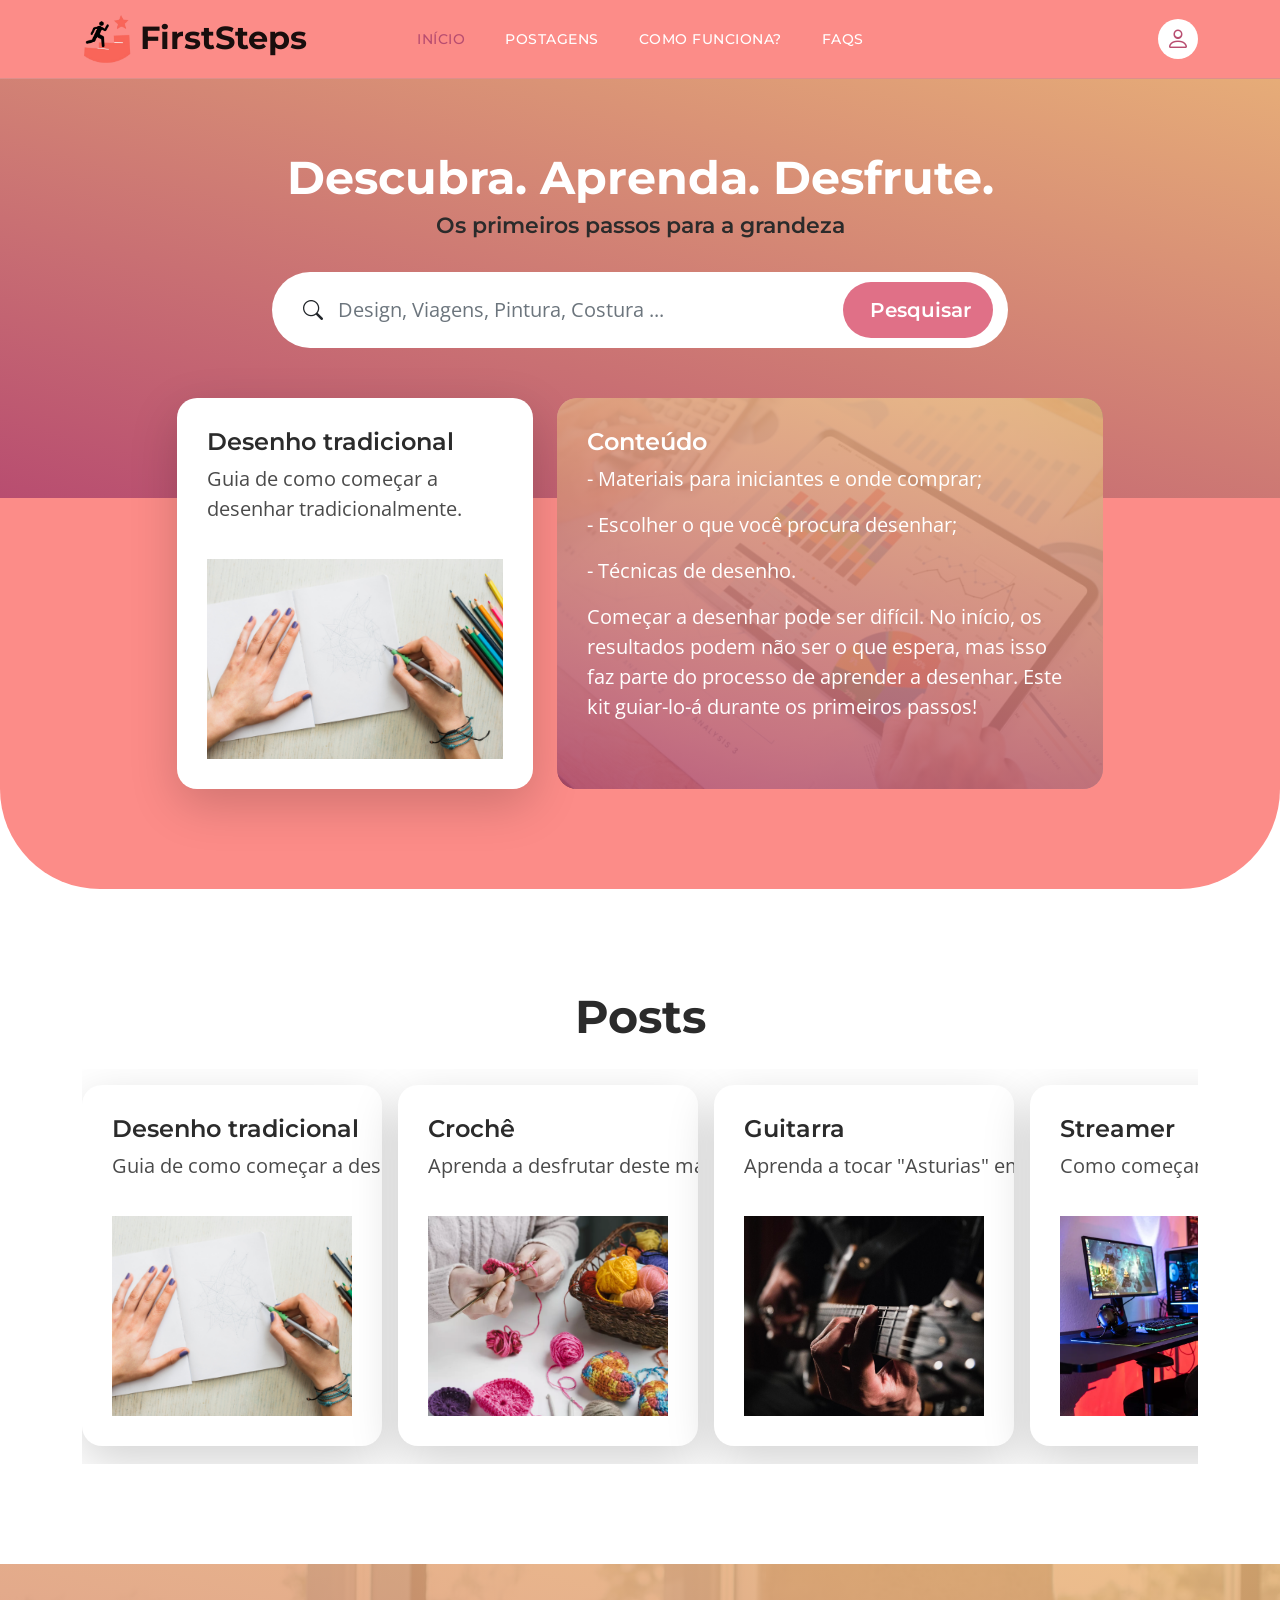
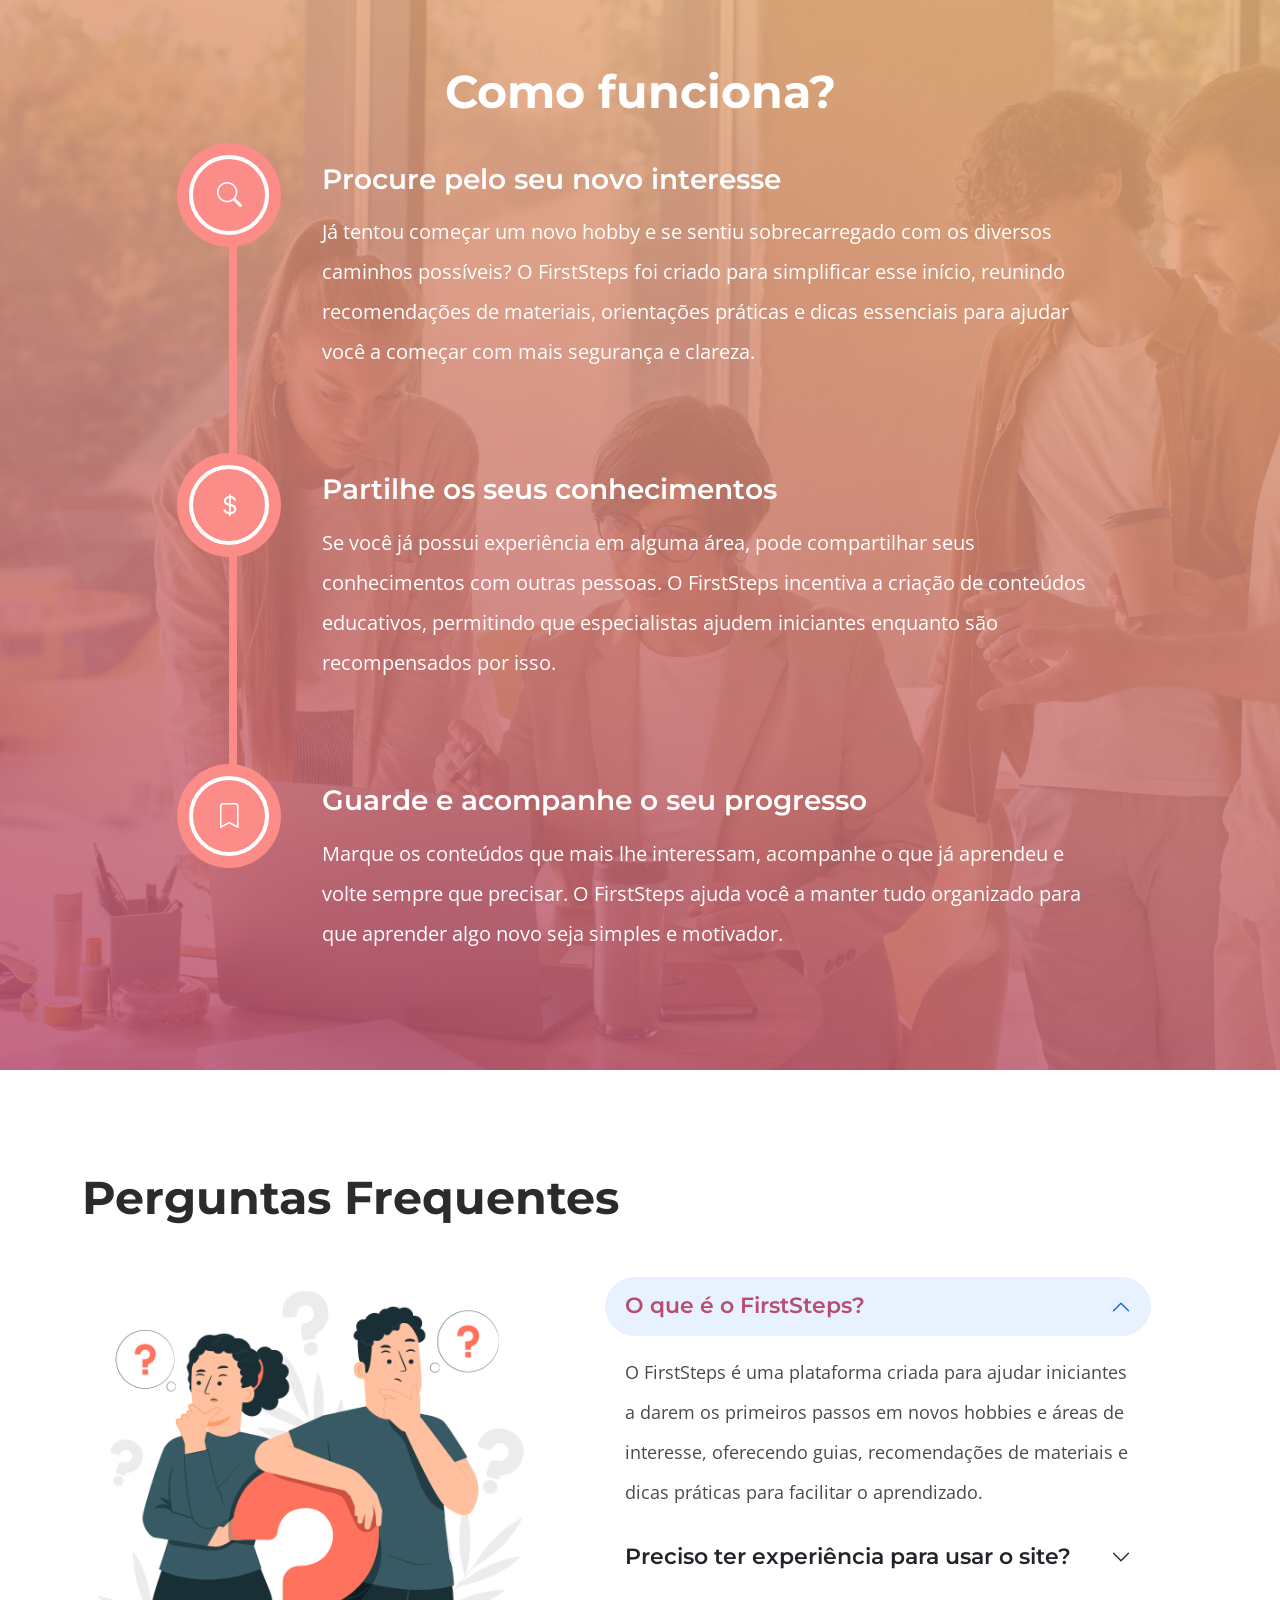
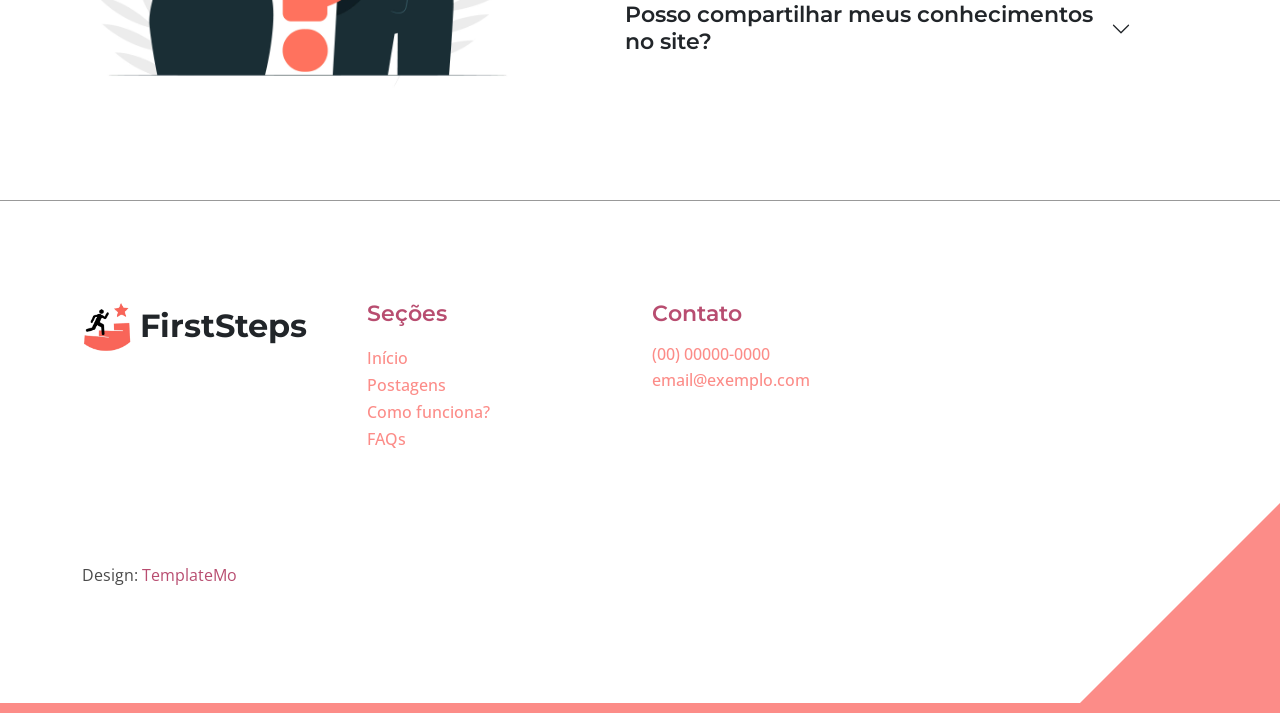
<file: index.html>
<!doctype html>
<html lang="en">
    <head>
        <meta charset="utf-8">
        <meta name="viewport" content="width=device-width, initial-scale=1">

        <meta name="description" content="">
        <meta name="author" content="">

        <title>Topic Listing Bootstrap 5 Template</title>

        <!-- CSS FILES -->        
        <link rel="preconnect" href="https://fonts.googleapis.com">
        
        <link rel="preconnect" href="https://fonts.gstatic.com" crossorigin>

        <link href="https://fonts.googleapis.com/css2?family=Montserrat:wght@500;600;700&family=Open+Sans&display=swap" rel="stylesheet">
                        
        <link href="css/bootstrap.min.css" rel="stylesheet">

        <link href="css/bootstrap-icons.css" rel="stylesheet">

        <link href="css/templatemo-topic-listing.css" rel="stylesheet">      
<!--

TemplateMo 590 topic listing

https://templatemo.com/tm-590-topic-listing

-->
    </head>
    
    <body id="top">

        <main>

            <nav class="navbar navbar-expand-lg">
                <div class="container">
                    <a class="navbar-brand" href="index.html">
                        <img src="images/logo.png" alt="Logo" height="50">
                        <span>FirstSteps</span>
                    </a>

                    <div class="d-lg-none ms-auto me-4">
                        <a href="#top" class="navbar-icon bi-person smoothscroll"></a>
                    </div>
    
                    <button class="navbar-toggler" type="button" data-bs-toggle="collapse" data-bs-target="#navbarNav" aria-controls="navbarNav" aria-expanded="false" aria-label="Toggle navigation">
                        <span class="navbar-toggler-icon"></span>
                    </button>
    
                    <div class="collapse navbar-collapse" id="navbarNav">
                      <ul class="navbar-nav mx-auto" style="transform: translateX(-100px);">
                            <li class="nav-item">
                                <a class="nav-link click-scroll" href="#section_1">Início</a>
                            </li>

                            <li class="nav-item">
                                <a class="nav-link click-scroll" href="#section_2">Postagens</a>
                            </li>
    
                            <li class="nav-item">
                                <a class="nav-link click-scroll" href="#section_3">Como funciona?</a>
                            </li>

                            <li class="nav-item">
                                <a class="nav-link click-scroll" href="#section_4">FAQs</a>
                            </li>
    
                        </ul>

                        <div class="d-none d-lg-block">
                            <a href="login.html" class="navbar-icon bi-person smoothscroll"></a>
                        </div>
                    </div>
                </div>
            </nav>
            

            <section class="hero-section d-flex justify-content-center align-items-center" id="section_1">
                <div class="container">
                    <div class="row">

                        <div class="col-lg-8 col-12 mx-auto">
                            <h2 class="text-white text-center">Descubra. Aprenda. Desfrute.</h2>

                            <h6 class="text-center">Os primeiros passos para a grandeza</h6>

                            <form method="get" class="custom-form mt-4 pt-2 mb-lg-0 mb-5" role="search">
                                <div class="input-group input-group-lg">
                                    <span class="input-group-text bi-search" id="basic-addon1">
                                        
                                    </span>

                                    <input name="keyword" type="search" class="form-control" id="keyword" placeholder="Design, Viagens, Pintura, Costura ..." aria-label="Search">

                                    <button type="submit" class="form-control">Pesquisar</button>
                                </div>
                            </form>
                        </div>

                    </div>
                </div>
            </section>


            <section class="featured-section">
                <div class="container">
                    <div class="row justify-content-center">

                        <div class="col-lg-4 col-12 mb-4 mb-lg-0">
                            <div class="custom-block bg-white shadow-lg">
                                <a href="topics-detail.html">
                                    <div class="d-flex">
                                        <div>
                                            <h5 class="mb-2">Desenho tradicional</h5>

                                            <p class="mb-0">Guia de como começar a desenhar tradicionalmente.</p>
                                        </div>


                                    </div>

                                    <img src="images/topics/mãos-rogério.png" class="custom-block-image img-fluid" alt="">
                                </a>
                            </div>
                        </div>

                        <div class="col-lg-6 col-12">
                            <div class="custom-block custom-block-overlay">
                                <div class="d-flex flex-column h-100">
                                    <img src="images/businesswoman-using-tablet-analysis.jpg" class="custom-block-image img-fluid" alt="">

                                    <div class="custom-block-overlay-text d-flex">
                                        <div>
                                            <h5 class="text-white mb-2">Conteúdo</h5>

                                            <p class="text-white">- Materiais para iniciantes e onde comprar;</p>
                                            <p class="text-white">- Escolher o que você procura desenhar;</p>
                                            <p class="text-white">- Técnicas de desenho.</p>
                                            <p class="text-white"> Começar a desenhar pode ser difícil. No início, os resultados podem não ser o que espera, mas isso faz parte do processo de aprender a desenhar. Este kit guiar-lo-á durante os primeiros passos!</p>

                                        </div>


                                    </div>


                                    </div>

                                    <div class="section-overlay"></div>
                                </div>
                            </div>
                        </div>

                    </div>
                </div>
            </section>



<section class="explore-section section-padding" id="section_2">
    <div class="container">
        <div class="col-12 text-center">
            <h2 class="mb-4">Posts</h2>
        </div>
    </div>

    <!-- Scrollable horizontal menu com todos os exemplos (sem abas) -->
    <div class="container">
        <div class="row">
            <div class="col-12">
                <div class="overflow-auto py-3" style="white-space: nowrap; scroll-behavior: smooth;">
                    <div class="d-flex gap-3" style="min-height: 320px;">
                        <!-- Card exemplo (repita/edite conforme necessário) -->
                        <div class="custom-block bg-white shadow-lg" style="min-width: 300px; display: inline-block;">
                            <a href="topics-detail.html">
                                <div class="d-flex">
                                    <div>
                                        <h5 class="mb-2">Desenho tradicional</h5>
                                        <p class="mb-0">Guia de como começar a desenhar tradicionalmente.</p>
                                    </div>
                                </div>
                                <img src="images/topics/mãos-rogério.png" class="custom-block-image img-fluid" alt="">
                            </a>
                        </div>

                        <div class="custom-block bg-white shadow-lg" style="min-width: 300px; display: inline-block;">
                            <a href="topics-detail.html">
                                <div class="d-flex">
                                    <div>
                                        <h5 class="mb-2">Crochê</h5>
                                        <p class="mb-0">Aprenda a desfrutar deste maravilhoso hobby seguindo este kit, também maravilhoso.</p>
                                    </div>
                                    <span class="badge bg-design rounded-pill ms-auto">75</span>
                                </div>
                                <img src="images/topics/croche.jpg" class="custom-block-image img-fluid" alt="">
                            </a>
                        </div>

                        <div class="custom-block bg-white shadow-lg" style="min-width: 300px; display: inline-block;">
                            <a href="topics-detail.html">
                                <div class="d-flex">
                                    <div>
                                        <h5 class="mb-2">Guitarra</h5>
                                        <p class="mb-0">Aprenda a tocar "Asturias" em 5 minutos com este kit!!!!!!1</p>
                                    </div>
                                    <span class="badge bg-design rounded-pill ms-auto">100</span>
                                </div>
                                <img src="images/topics/afonsoespanholguitarrando.jpeg" class="custom-block-image img-fluid" alt="">
                            </a>
                        </div>

 <div class="custom-block bg-white shadow-lg" style="min-width: 300px; display: inline-block;">
                            <a href="topics-detail.html">
                                <div class="d-flex">
                                    <div>
                                        <h5 class="mb-2">Streamer</h5>
                                        <p class="mb-0">Como começar a transmitir jogos e interagir com a audiência.</p>
                                    </div>
                                    <span class="badge bg-advertising rounded-pill ms-auto">30</span>
                                </div>
                                <img src="images/topics/cadeiragamer.jpg" class="custom-block-image img-fluid" alt="">
                            </a>
                        </div>

                        <div class="custom-block bg-white shadow-lg" style="min-width: 300px; display: inline-block;">
                            <a href="topics-detail.html">
                                <div class="d-flex">
                                    <div>
                                        <h5 class="mb-2">Programação</h5>
                                        <p class="mb-0">Conceitos básicos de lógica e linguagens de programação iniciais.</p>
                                    </div>
                                    <span class="badge bg-advertising rounded-pill ms-auto">65</span>
                                </div>
                                <img src="images/topics/computer-programmer_.jpg" class="custom-block-image img-fluid" alt="">
                            </a>
                        </div>

                        <div class="custom-block bg-white shadow-lg" style="min-width: 300px; display: inline-block;">
                            <a href="topics-detail.html">
                                <div class="d-flex">
                                    <div>
                                        <h5 class="mb-2">Designer</h5>
                                        <p class="mb-0">Noções básicas de design gráfico para iniciantes.</p>
                                    </div>
                                </div>
                                <img src="images/Profissao-Design-Grafico.webp" class="custom-block-image img-fluid" alt="">
                            </a>
                        </div>

                        <div class="custom-block bg-white shadow-lg" style="min-width: 300px; min-height: 363px; display:inline-block;">
                            <a href="topics-detail.html">
                                <div class="d-flex">
                                    <div>
                                        <h5 style="color:rgb(255, 255, 255)"></h5>
                                        <p style="color:rgb(255, 255, 255)"></p>
                                    </div>
                                </div>
                                <img src="images/topics/istockphoto-1396048367-612x612.jpg" class="custom-block-image img-fluid" alt="">
                            </a>
                        </div>
</section>


<section class="timeline-section section-padding" id="section_3">
    <div class="section-overlay"></div>

    <div class="container">
        <div class="row">

            <div class="col-12 text-center">
                <h2 class="text-white mb-4">Como funciona?</h1>
            </div>

            <div class="col-lg-10 col-12 mx-auto">
                <div class="timeline-container">
                    <ul class="vertical-scrollable-timeline" id="vertical-scrollable-timeline">
                        <div class="list-progress">
                            <div class="inner"></div>
                        </div>

                        <li>
                            <h4 class="text-white mb-3">Procure pelo seu novo interesse</h4>

                            <p class="text-white">
                                Já tentou começar um novo hobby e se sentiu sobrecarregado com os diversos
                                caminhos possíveis? O FirstSteps foi criado para simplificar esse início,
                                reunindo recomendações de materiais, orientações práticas e dicas essenciais
                                para ajudar você a começar com mais segurança e clareza.
                            </p>

                            <div class="icon-holder">
                                <i class="bi-search"></i>
                            </div>
                        </li>
                        
                        <li>
                            <h4 class="text-white mb-3">Partilhe os seus conhecimentos</h4>

                            <p class="text-white">
                                Se você já possui experiência em alguma área, pode compartilhar seus
                                conhecimentos com outras pessoas. O FirstSteps incentiva a criação de
                                conteúdos educativos, permitindo que especialistas ajudem iniciantes
                                enquanto são recompensados por isso.
                            </p>

                            <div class="icon-holder">
                                <i class="bi-currency-dollar"></i>
                            </div>
                        </li>

                   <li>
                            <h4 class="text-white mb-3">Guarde e acompanhe o seu progresso</h4>

                            <p class="text-white">
                                Marque os conteúdos que mais lhe interessam, acompanhe o que já aprendeu
                                e volte sempre que precisar. O FirstSteps ajuda você a manter tudo
                                organizado para que aprender algo novo seja simples e motivador.
                            </p>

                            <div class="icon-holder">
                                <i class="bi-bookmark"></i>
                            </div>
                        </li>

                    </ul>
                </div>
            </div>

</section>

         <section class="faq-section section-padding" id="section_4">
    <div class="container">
        <div class="row">

            <div class="col-lg-6 col-12">
                <h2 class="mb-4">Perguntas Frequentes</h2>
            </div>

            <div class="clearfix"></div>

            <div class="col-lg-5 col-12">
                <img src="images/faq_graphic.jpg" class="img-fluid" alt="FAQs">
            </div>

            <div class="col-lg-6 col-12 m-auto">
                <div class="accordion" id="accordionExample">

                    <div class="accordion-item">
                        <h2 class="accordion-header" id="headingOne">
                            <button class="accordion-button" type="button" data-bs-toggle="collapse"
                                data-bs-target="#collapseOne" aria-expanded="true" aria-controls="collapseOne">
                                O que é o FirstSteps?
                            </button>
                        </h2>

                        <div id="collapseOne" class="accordion-collapse collapse show"
                            aria-labelledby="headingOne" data-bs-parent="#accordionExample">
                            <div class="accordion-body">
                                O FirstSteps é uma plataforma criada para ajudar iniciantes a darem os
                                primeiros passos em novos hobbies e áreas de interesse, oferecendo guias,
                                recomendações de materiais e dicas práticas para facilitar o aprendizado.
                            </div>
                        </div>
                    </div>

                    <div class="accordion-item">
                        <h2 class="accordion-header" id="headingTwo">
                            <button class="accordion-button collapsed" type="button" data-bs-toggle="collapse"
                                data-bs-target="#collapseTwo" aria-expanded="false" aria-controls="collapseTwo">
                                Preciso ter experiência para usar o site?
                            </button>
                        </h2>

                        <div id="collapseTwo" class="accordion-collapse collapse"
                            aria-labelledby="headingTwo" data-bs-parent="#accordionExample">
                            <div class="accordion-body">
                                Não. O FirstSteps foi pensado especialmente para iniciantes.
                                Todo o conteúdo é organizado de forma simples e acessível, mesmo para quem
                                nunca teve contato com o tema escolhido.
                            </div>
                        </div>
                    </div>

                    <div class="accordion-item">
                        <h2 class="accordion-header" id="headingThree">
                            <button class="accordion-button collapsed" type="button" data-bs-toggle="collapse"
                                data-bs-target="#collapseThree" aria-expanded="false" aria-controls="collapseThree">
                                Posso compartilhar meus conhecimentos no site?
                            </button>
                        </h2>

                        <div id="collapseThree" class="accordion-collapse collapse"
                            aria-labelledby="headingThree" data-bs-parent="#accordionExample">
                            <div class="accordion-body">
                                Sim. Se você domina uma área ou hobby, pode compartilhar seu conhecimento
                                criando conteúdos e ajudando outras pessoas a começarem com mais confiança
                                e clareza.
                            </div>
                        </div>
                    </div>

                </div>
            </div>

        </div>
    </div>
</section>

        

<!-- Linha cinza clara visível -->
<div style="width:100%; height:1px; background-color:#999;"></div>

<footer class="site-footer section-padding">
    <div class="container">
        <div class="row">

            <div class="col-lg-3 col-12 mb-4 pb-2">
                <a class="navbar-brand mb-2" href="index.html">
                    <img src="images/logo.png" alt="Logo" height="50">
                    <span>FirstSteps</span>
                </a>
            </div>

            <div class="col-lg-3 col-md-4 col-6">
                <h6 class="site-footer-title mb-3">Seções</h6>

                <ul class="site-footer-links">
                    <li class="site-footer-link-item">
                        <a href="#section_1" class="site-footer-link">Início</a>
                    </li>

                    <li class="site-footer-link-item">
                        <a href="#section_2" class="site-footer-link">Postagens</a>
                    </li>

                    <li class="site-footer-link-item">
                        <a href="#section_3" class="site-footer-link">Como funciona?</a>
                    </li>

                    <li class="site-footer-link-item">
                        <a href="#section_4" class="site-footer-link">FAQs</a>
                    </li>
                </ul>
            </div>

            <div class="col-lg-3 col-md-4 col-6 mb-4 mb-lg-0">
                <h6 class="site-footer-title mb-3">Contato</h6>

                <p class="text-white d-flex mb-1">
                    <a href="tel:0000000000" class="site-footer-link">
                        (00) 00000-0000
                    </a>
                </p>

                <p class="text-white d-flex">
                    <a href="mailto:email@exemplo.com" class="site-footer-link">
                        email@exemplo.com
                    </a>
                </p>
            </div>

            <p class="copyright-text mt-lg-5 mt-4">
                <br><br>
                Design: <a rel="nofollow" href="https://templatemo.com" target="_blank">TemplateMo</a>
            </p>

        </div>
    </div>
</footer>

        
        <!-- JAVASCRIPT FILES -->
        <script src="js/jquery.min.js"></script>
        <script src="js/bootstrap.bundle.min.js"></script>
        <script src="js/jquery.sticky.js"></script>
        <script src="js/click-scroll.js"></script>
        <script src="js/custom.js"></script>

    </body>
</html>
</file>
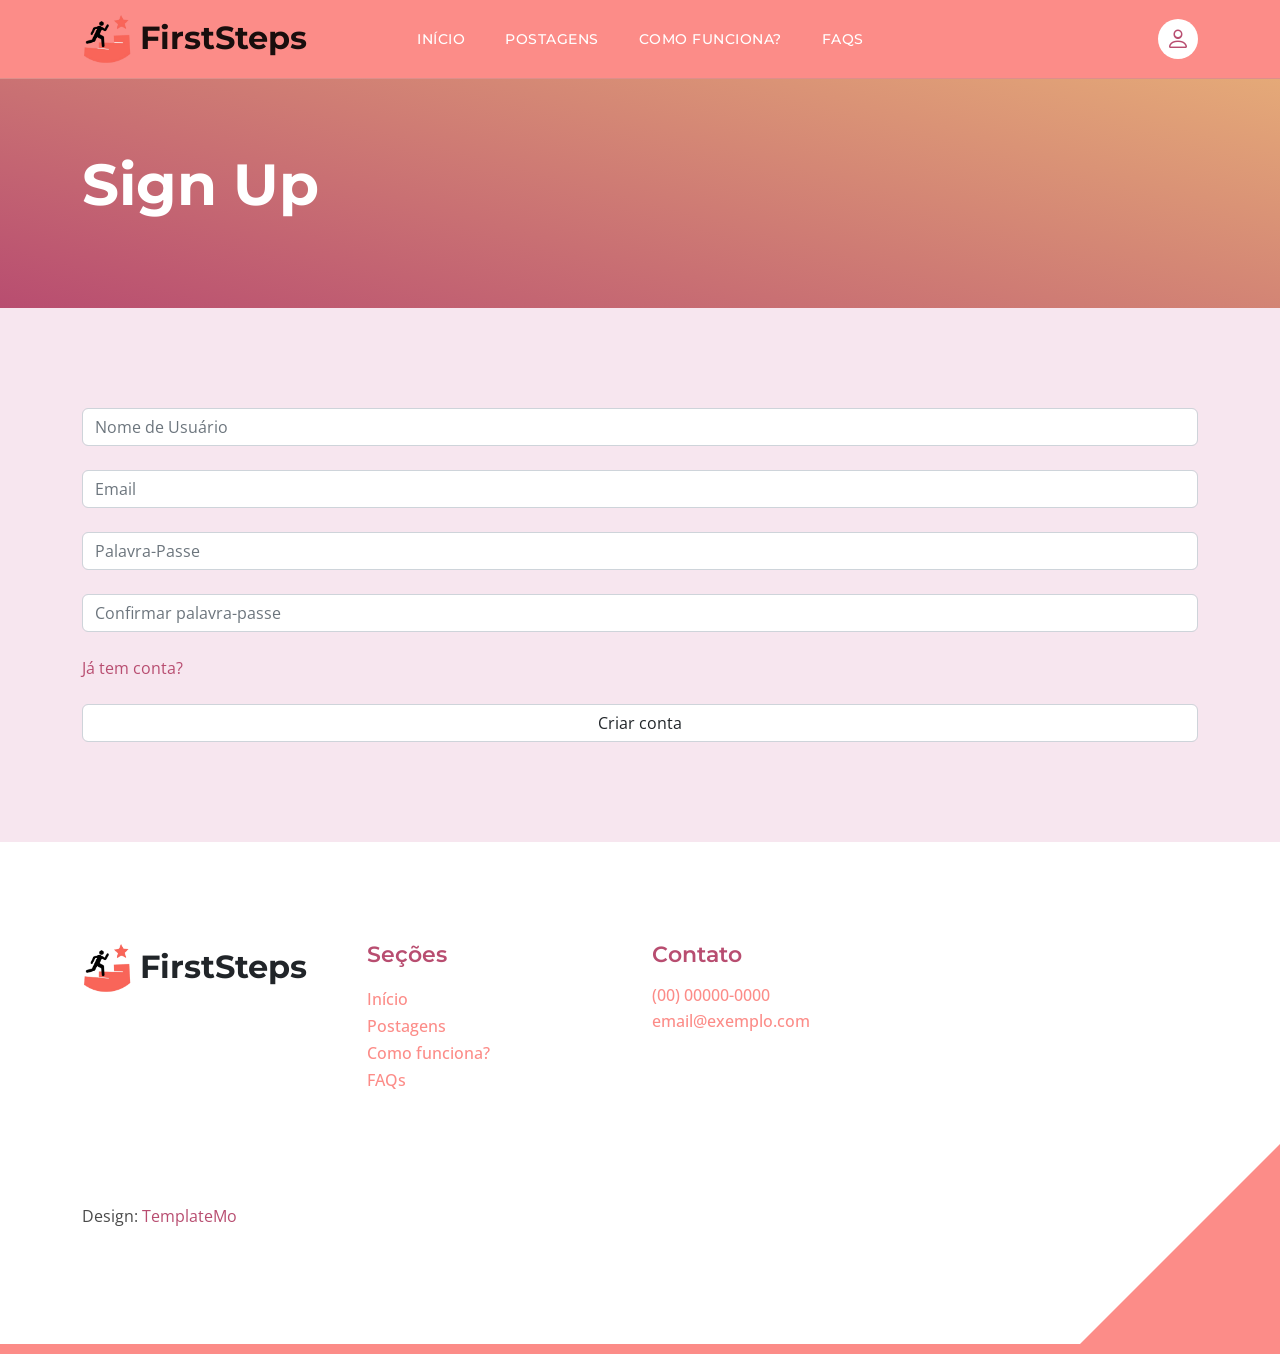
<file: sign-up.html>
<!doctype html>
<html lang="en">
    <head>
        <meta charset="utf-8">
        <meta name="viewport" content="width=device-width, initial-scale=1">

        <meta name="description" content="">
        <meta name="author" content="">

        <title>Sign Up</title>

        <!-- CSS FILES -->        
        <link rel="preconnect" href="https://fonts.googleapis.com">
        
        <link rel="preconnect" href="https://fonts.gstatic.com" crossorigin>

        <link href="https://fonts.googleapis.com/css2?family=Montserrat:wght@500;600;700&family=Open+Sans&display=swap" rel="stylesheet">
                        
        <link href="css/bootstrap.min.css" rel="stylesheet">

        <link href="css/bootstrap-icons.css" rel="stylesheet">

        <link href="css/templatemo-topic-listing.css" rel="stylesheet">
<!--

TemplateMo 590 topic listing

https://templatemo.com/tm-590-topic-listing

-->
    </head>
    
    <body id="top">

        <main>

            <nav class="navbar navbar-expand-lg">
    <div class="container">
        <a class="navbar-brand" href="index.html">
            <img src="images/logo.png" alt="Logo" height="50">
            <span>FirstSteps</span>
        </a>

        <div class="d-lg-none ms-auto me-4">
            <a href="#top" class="navbar-icon bi-person smoothscroll"></a>
        </div>

        <button class="navbar-toggler" type="button" data-bs-toggle="collapse"
            data-bs-target="#navbarNav" aria-controls="navbarNav"
            aria-expanded="false" aria-label="Toggle navigation">
            <span class="navbar-toggler-icon"></span>
        </button>

        <div class="collapse navbar-collapse" id="navbarNav">
            <ul class="navbar-nav mx-auto" style="transform: translateX(-100px);">
                <li class="nav-item">
                    <a class="nav-link click-scroll" href="index.html#section_1">Início</a>
                </li>

                <li class="nav-item">
                    <a class="nav-link click-scroll" href="index.html#section_2">Postagens</a>
                </li>

                <li class="nav-item">
                    <a class="nav-link click-scroll" href="index.html#section_3">Como funciona?</a>
                </li>

                <li class="nav-item">
                    <a class="nav-link click-scroll" href="index.html#section_4">FAQs</a>
                </li>
            </ul>

            <div class="d-none d-lg-block">
                <a href="login.html" class="navbar-icon bi-person smoothscroll"></a>
            </div>
        </div>
    </div>
</nav>
            

            <header class="site-header d-flex flex-column justify-content-center align-items-center">
                <div class="container">
                    <div class="row justify-content-center align-items-center">
                            <h1 class="text-white">Sign Up</h1>
                    </div>
                </div>
            </header>


            <section class="section-bg section-padding justify-content-center align-items-center">
                <div class = "container">
                   <div class="justify-content-center align-items-center">
                            <div>
                                <input type="text" class="form-control" placeholder="Nome de Usuário" required>
                                <br>
                                <input type="email" class="form-control" placeholder="Email" required>
                                <br>
                                <input type="password" class="form-control" placeholder="Palavra-Passe" required>
                                <br>
                                <input type="password" class="form-control" placeholder="Confirmar palavra-passe" required>
                                <br>
                                <a href="login.html">
                                    Já tem conta?
                                </a>
                                <br>
                                <br>
                                <button type="submit" class="form-control">Criar conta</button>
                            </div>
                        </div>
                </div>
            </section>
        </main>
		
<footer class="site-footer section-padding">
    <div class="container">
        <div class="row">

            <div class="col-lg-3 col-12 mb-4 pb-2">
                <a class="navbar-brand mb-2" href="index.html">
                    <img src="images/logo.png" alt="Logo" height="50">
                    <span>FirstSteps</span>
                </a>
            </div>

            <div class="col-lg-3 col-md-4 col-6">
                <h6 class="site-footer-title mb-3">Seções</h6>

                <ul class="site-footer-links">
                    <li class="site-footer-link-item">
                        <a href="#section_1" class="site-footer-link">Início</a>
                    </li>

                    <li class="site-footer-link-item">
                        <a href="#section_2" class="site-footer-link">Postagens</a>
                    </li>

                    <li class="site-footer-link-item">
                        <a href="#section_3" class="site-footer-link">Como funciona?</a>
                    </li>

                    <li class="site-footer-link-item">
                        <a href="#section_4" class="site-footer-link">FAQs</a>
                    </li>
                </ul>
            </div>

            <div class="col-lg-3 col-md-4 col-6 mb-4 mb-lg-0">
                <h6 class="site-footer-title mb-3">Contato</h6>

                <p class="text-white d-flex mb-1">
                    <a href="tel:0000000000" class="site-footer-link">
                        (00) 00000-0000
                    </a>
                </p>

                <p class="text-white d-flex">
                    <a href="mailto:email@exemplo.com" class="site-footer-link">
                        email@exemplo.com
                    </a>
                </p>
            </div>

            <p class="copyright-text mt-lg-5 mt-4">
                <br><br>
                Design: <a rel="nofollow" href="https://templatemo.com" target="_blank">TemplateMo</a>
            </p>

        </div>
    </div>
</footer>

        <!-- JAVASCRIPT FILES -->
        <script src="js/jquery.min.js"></script>
        <script src="js/bootstrap.bundle.min.js"></script>
        <script src="js/jquery.sticky.js"></script>
        <script src="js/custom.js"></script>

    </body>
</html>
</file>
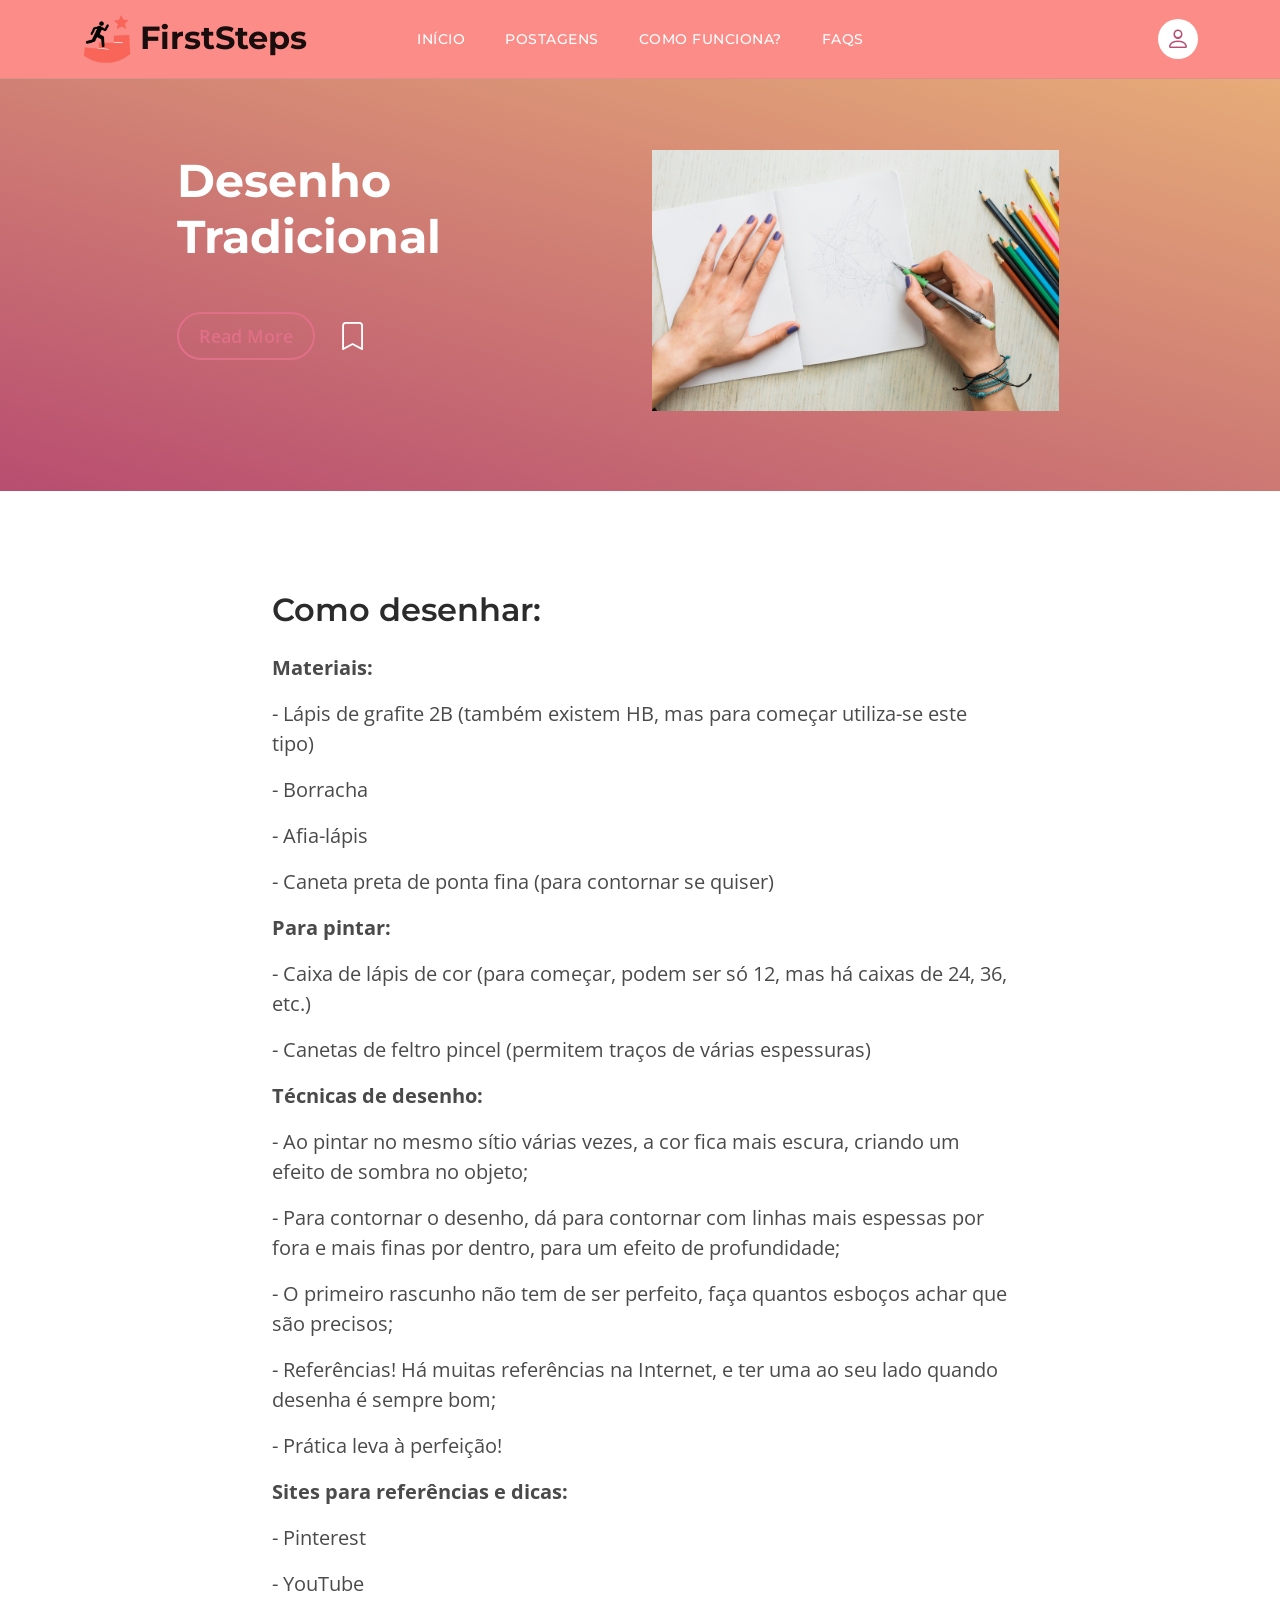
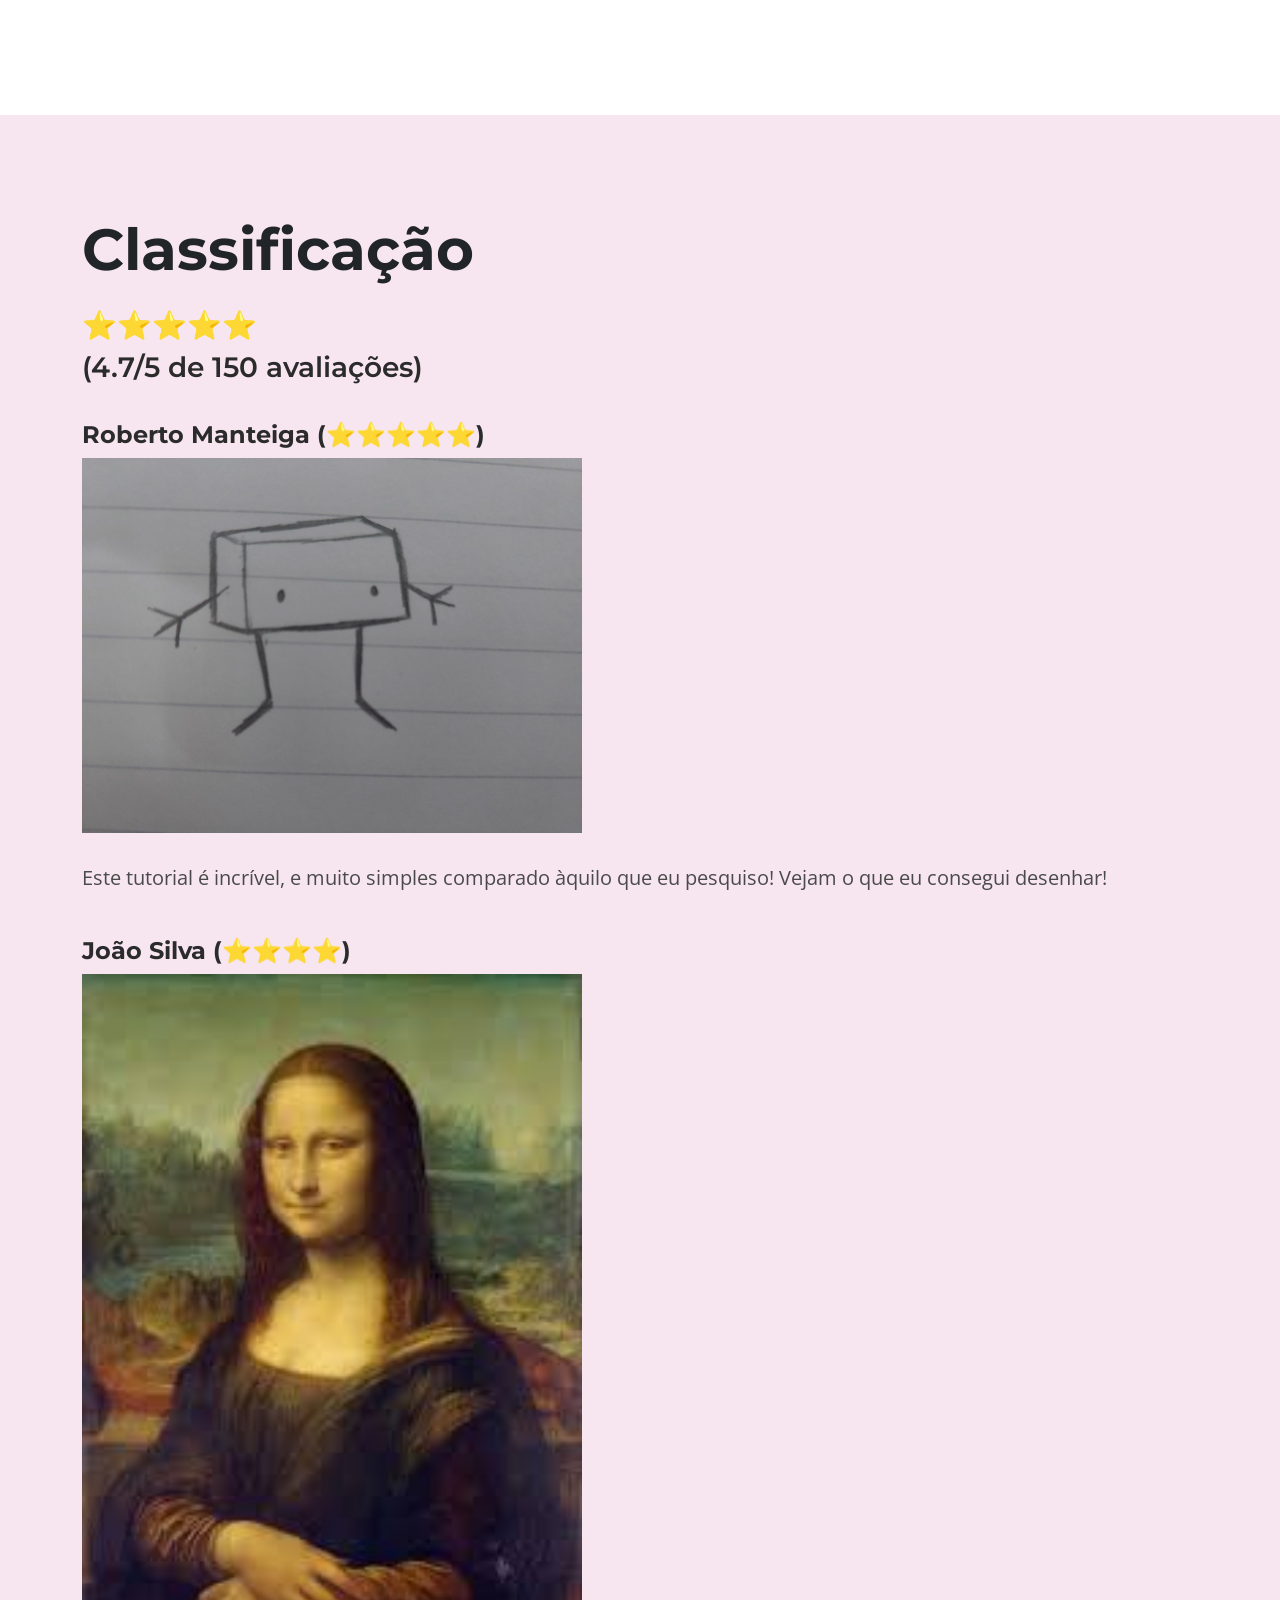
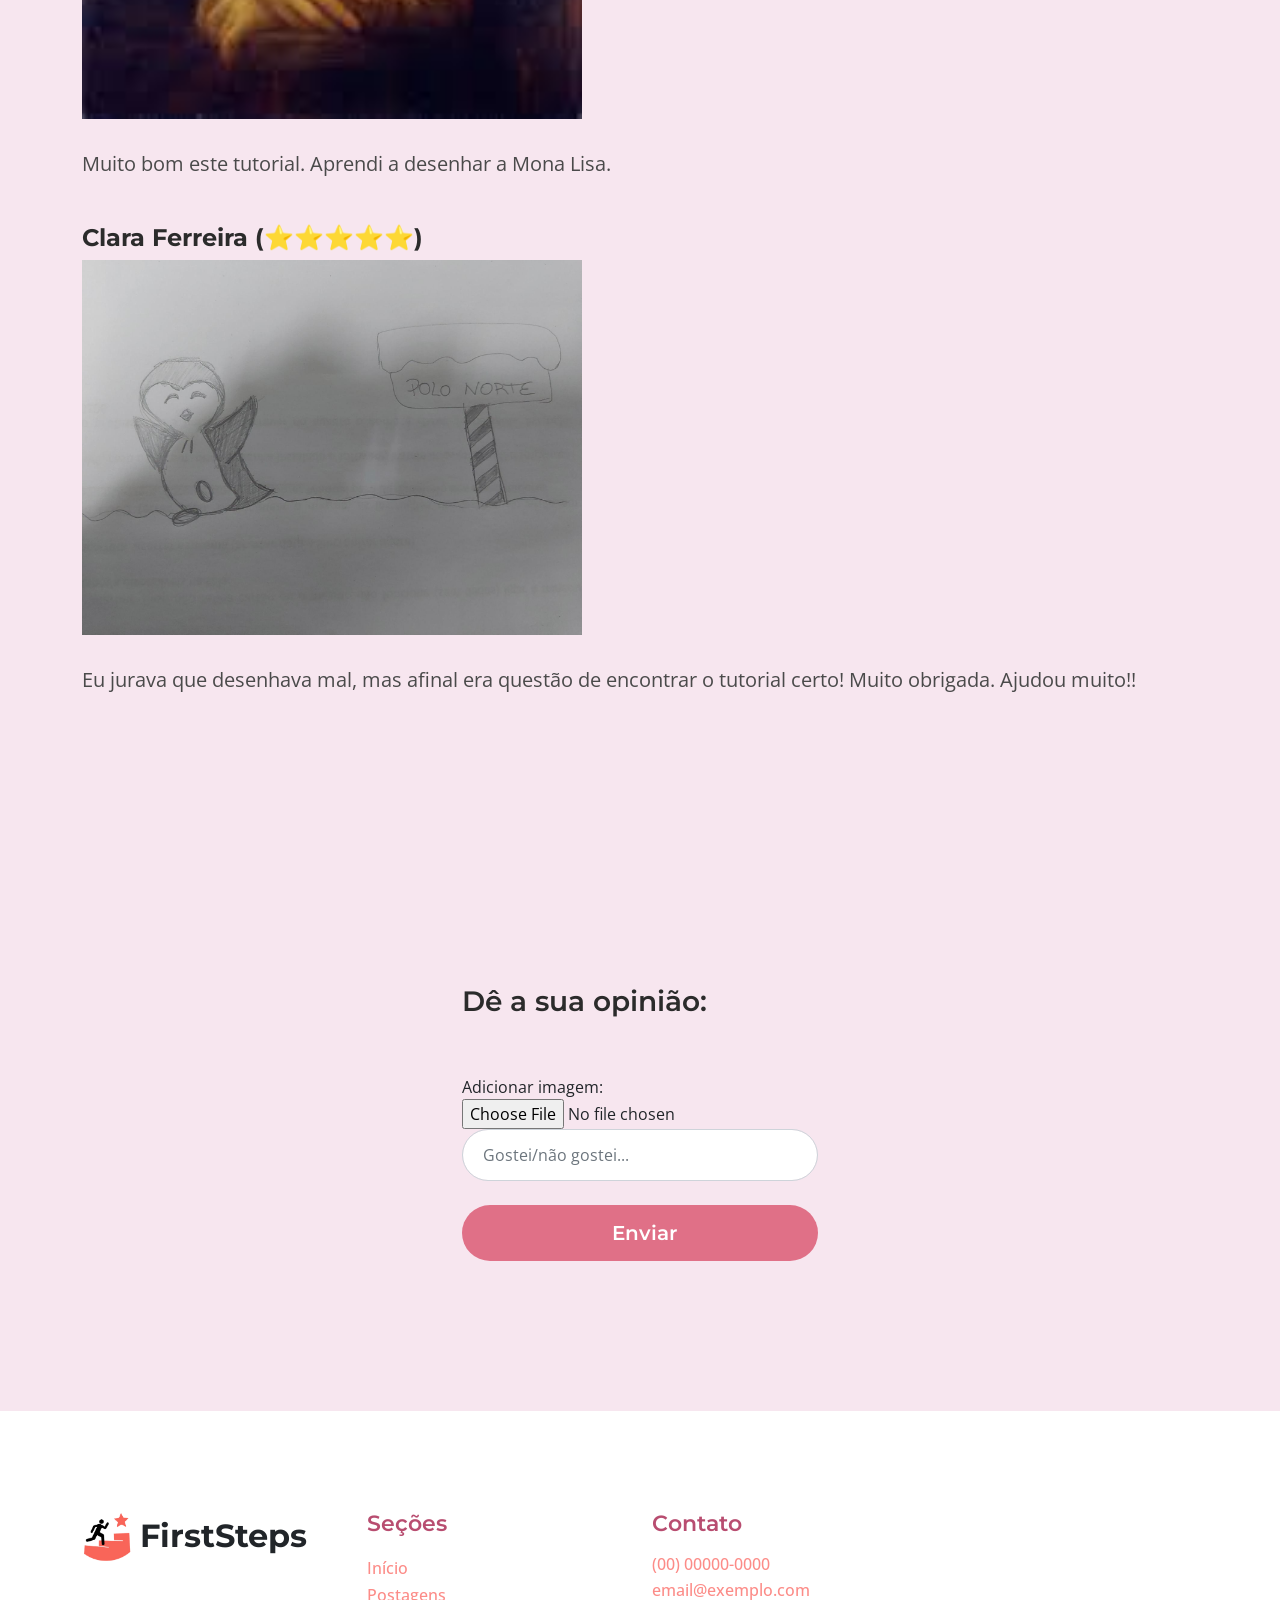
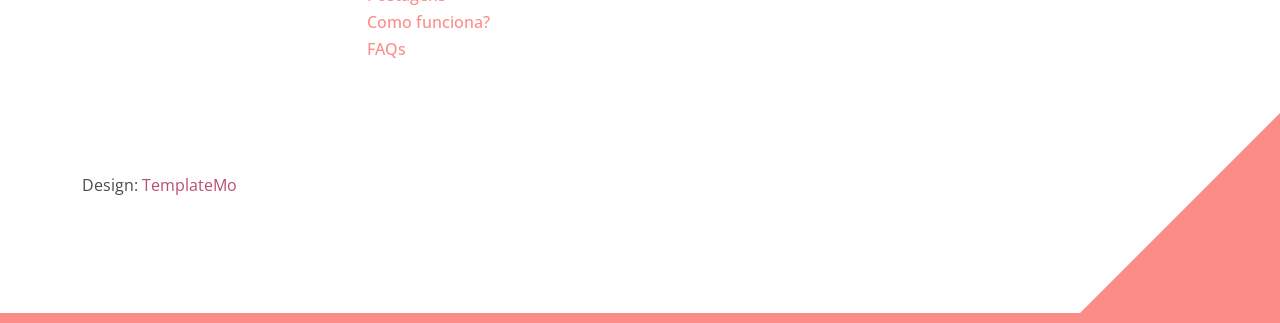
<file: topics-detail.html>
<!doctype html>
<html lang="en">
    <head>
        <meta charset="utf-8">
        <meta name="viewport" content="width=device-width, initial-scale=1">

        <meta name="description" content="">
        <meta name="author" content="">

        <title>Desenho Tradicional</title>

        <!-- CSS FILES -->        
        <link rel="preconnect" href="https://fonts.googleapis.com">
        
        <link rel="preconnect" href="https://fonts.gstatic.com" crossorigin>

        <link href="https://fonts.googleapis.com/css2?family=Montserrat:wght@500;600;700&family=Open+Sans&display=swap" rel="stylesheet">
                        
        <link href="css/bootstrap.min.css" rel="stylesheet">

        <link href="css/bootstrap-icons.css" rel="stylesheet">

        <link href="css/templatemo-topic-listing.css" rel="stylesheet">
<!--

TemplateMo 590 topic listing

https://templatemo.com/tm-590-topic-listing

-->
    </head>
    
    <body id="top">

        <main>

            <nav class="navbar navbar-expand-lg">
    <div class="container">
        <a class="navbar-brand" href="index.html">
            <img src="images/logo.png" alt="Logo" height="50">
            <span>FirstSteps</span>
        </a>

        <div class="d-lg-none ms-auto me-4">
            <a href="#top" class="navbar-icon bi-person smoothscroll"></a>
        </div>

        <button class="navbar-toggler" type="button" data-bs-toggle="collapse"
            data-bs-target="#navbarNav" aria-controls="navbarNav"
            aria-expanded="false" aria-label="Toggle navigation">
            <span class="navbar-toggler-icon"></span>
        </button>

        <div class="collapse navbar-collapse" id="navbarNav">
            <ul class="navbar-nav mx-auto" style="transform: translateX(-100px);">
                <li class="nav-item">
                    <a class="nav-link click-scroll" href="index.html#section_1">Início</a>
                </li>

                <li class="nav-item">
                    <a class="nav-link click-scroll" href="index.html#section_2">Postagens</a>
                </li>

                <li class="nav-item">
                    <a class="nav-link click-scroll" href="index.html#section_3">Como funciona?</a>
                </li>

                <li class="nav-item">
                    <a class="nav-link click-scroll" href="index.html#section_4">FAQs</a>
                </li>
            </ul>

            <div class="d-none d-lg-block">
                <a href="login.html" class="navbar-icon bi-person smoothscroll"></a>
            </div>
        </div>
    </div>
</nav>
            

            <header class="site-header d-flex flex-column justify-content-center align-items-center">
                <div class="container">
                    <div class="row justify-content-center align-items-center">

                        <div class="col-lg-5 col-12 mb-5">

                            <h2 class="text-white">Desenho <br> Tradicional</h2>

                            <div class="d-flex align-items-center mt-5">
                                <a href="#topics-detail" class="btn custom-btn custom-border-btn smoothscroll me-4">Read More</a>

                                <a href="#top" class="custom-icon bi-bookmark smoothscroll"></a>
                            </div>
                        </div>

                        <div class="col-lg-5 col-12">
                            <div>
                                <img src="images/topics/mãos-rogério.png" class="topics-listing-block-image img-fluid" alt="">
                            </div>
                        </div>

                    </div>
                </div>
            </header>


            <section class="topics-detail-section section-padding" id="topics-detail">
                <div class="container">
                    <div class="row">

                        <div class="col-lg-8 col-12 m-auto">
                            <h3 class="mb-4">Como desenhar:</h3>

                            <p><strong>Materiais:</strong></p>
                            <p>- Lápis de grafite 2B (também existem HB, mas para começar utiliza-se este tipo) </p>
                            <p>- Borracha</p>
                            <p>- Afia-lápis</p>
                            <p>- Caneta preta de ponta fina (para contornar se quiser)</p>
                            <p><strong>Para pintar:</strong></p>
                            <p>- Caixa de lápis de cor (para começar, podem ser só 12, mas há caixas de 24, 36, etc.)</p>
                            <p>- Canetas de feltro pincel (permitem traços de várias espessuras)</p>  

                            <p><strong>Técnicas de desenho:</strong></p>
                            <p>- Ao pintar no mesmo sítio várias vezes, a cor fica mais escura, criando um efeito de sombra no objeto;</p>
                            <p>- Para contornar o desenho, dá para contornar com linhas mais espessas por fora e mais finas por dentro, para um efeito de profundidade;</p>
                            <p>- O primeiro rascunho não tem de ser perfeito, faça quantos esboços achar que são precisos;</p>
                            <p>- Referências! Há muitas referências na Internet, e ter uma ao seu lado quando desenha é sempre bom;</p>
                            <p>- Prática leva à perfeição!</p>

                            <p><strong>Sites para referências e dicas:</strong></p>
                            <p>- Pinterest</p>
                            <p>- YouTube</p>
                        </div>
                    </div>
                </div>
            </section>
            <section class="section-bg section-padding">
                <div class = "container">
                    <h1>Classificação</h1>
                    <div class="row my-4">
                        <div class = "col-lg-6 col-md-6 col-12">
                            <h4>⭐️⭐️⭐️⭐️⭐️</h4>
                            <h4>(4.7/5 de 150 avaliações)</h4>
                        </div>
                        <h5><br><strong>Roberto Manteiga (⭐️⭐️⭐️⭐️⭐️)</strong><br></h5>
                        <div class = "col-lg-6 col-md-6 col-12">
                            <img src="images/topics/Roberto.jpeg" class="topics-listing-block-image img-fluid" alt="" width="500" height="400">
                        </div>
                        <div>
                            <p><br>Este tutorial é incrível, e muito simples comparado àquilo que eu pesquiso! Vejam o que eu consegui desenhar!<br></p>
                        </div>
                        <h5><br><strong>João Silva (⭐️⭐️⭐️⭐️)</strong><br></h5>
                        <div class = "col-lg-6 col-md-6 col-12">
                            <img src="images/topics/monalisa.jpeg" class="topics-listing-block-image img-fluid" alt="" width="500" height="400">
                        </div>
                        <div>
                            <p><br>Muito bom este tutorial. Aprendi a desenhar a Mona Lisa.<br></p>
                        </div>
                        <h5><br><strong>Clara Ferreira (⭐️⭐️⭐️⭐️⭐️)</strong><br></h5>
                        <div class = "col-lg-6 col-md-6 col-12">
                            <img src="images/topics/Polo-norte-stora.jpeg" class="topics-listing-block-image img-fluid" alt="" width="500" height="400">
                        </div>
                        <div>
                            <p><br>Eu jurava que desenhava mal, mas afinal era questão de encontrar o tutorial certo! Muito obrigada. Ajudou muito!!<br></p>
                        </div>
                    </div>
                </div>
            </section>
            <section class="section-padding section-bg">
                <div class="container">
                    <div class="row justify-content-center">
                        <div class="col-lg-5 col-12 subscribe-form-wrap d-flex justify-content-center align-items-center">
                            <form class="custom-form subscribe-form" action="#" method="post" role="form">
                                <h4 class="mb-4 pb-2">Dê a sua opinião:</h4>
                                <label for="myFile" class="images"><br>Adicionar imagem:<br></label>
                                <input type="file" id="myFile" name="filename" src="images/topics/adicionar_imagem.png"> 
                                <input type="text" name="opinion" id="subscribe-email" class="form-control" placeholder="Gostei/não gostei..." required="">
                                <div class="col-lg-12 col-12">
                                    <button type="submit" class="form-control">Enviar</button>
                                </div>
                            </form>
                        </div>

                    </div>
                </div>
            </section>
        </main>
		
<footer class="site-footer section-padding">
    <div class="container">
        <div class="row">

            <div class="col-lg-3 col-12 mb-4 pb-2">
                <a class="navbar-brand mb-2" href="index.html">
                    <img src="images/logo.png" alt="Logo" height="50">
                    <span>FirstSteps</span>
                </a>
            </div>

            <div class="col-lg-3 col-md-4 col-6">
                <h6 class="site-footer-title mb-3">Seções</h6>

                <ul class="site-footer-links">
                    <li class="site-footer-link-item">
                        <a href="#section_1" class="site-footer-link">Início</a>
                    </li>

                    <li class="site-footer-link-item">
                        <a href="#section_2" class="site-footer-link">Postagens</a>
                    </li>

                    <li class="site-footer-link-item">
                        <a href="#section_3" class="site-footer-link">Como funciona?</a>
                    </li>

                    <li class="site-footer-link-item">
                        <a href="#section_4" class="site-footer-link">FAQs</a>
                    </li>
                </ul>
            </div>

            <div class="col-lg-3 col-md-4 col-6 mb-4 mb-lg-0">
                <h6 class="site-footer-title mb-3">Contato</h6>

                <p class="text-white d-flex mb-1">
                    <a href="tel:0000000000" class="site-footer-link">
                        (00) 00000-0000
                    </a>
                </p>

                <p class="text-white d-flex">
                    <a href="mailto:email@exemplo.com" class="site-footer-link">
                        email@exemplo.com
                    </a>
                </p>
            </div>

            <p class="copyright-text mt-lg-5 mt-4">
                <br><br>
                Design: <a rel="nofollow" href="https://templatemo.com" target="_blank">TemplateMo</a>
            </p>

        </div>
    </div>
</footer>

        <!-- JAVASCRIPT FILES -->
        <script src="js/jquery.min.js"></script>
        <script src="js/bootstrap.bundle.min.js"></script>
        <script src="js/jquery.sticky.js"></script>
        <script src="js/custom.js"></script>

    </body>
</html>
</file>
<file: css/templatemo-topic-listing.css>
/*

TemplateMo 590 topic listing

https://templatemo.com/tm-590-topic-listing

*/

/*---------------------------------------
  CUSTOM PROPERTIES ( VARIABLES )
-----------------------------------------*/
:root {
  --white-color:                  #ffffff;
  --primary-color:                #b84d70;   /* Deep wine red (primary) */
  --secondary-color:              #FC8C88;   /* Soft coral pink (secondary) */
  --accent-color:                 #FFBA49;   /* Warm golden accent */
  --highlight-color:              #ebb679;   /* Teal green accent */
  --section-bg-color:             #F7E6EF;   /* Very light pink background */
  --custom-btn-bg-color:          #e07087;   /* Main button color */
  --custom-btn-bg-hover-color:    #20A39E;   /* Hover teal accent */
  --dark-color:                   #2B2B2B;   /* Neutral dark gray for headings */
  --p-color:                      #4A4A4A;   /* Dark gray for paragraphs */
  --border-color:                 #FC8C88;   /* Coral border */
  --link-hover-color:             #FFBA49;   /* Golden hover on links */

  --body-font-family:             'Open Sans', sans-serif;
  --title-font-family:            'Montserrat', sans-serif;

  --h1-font-size:                 58px;
  --h2-font-size:                 46px;
  --h3-font-size:                 32px;
  --h4-font-size:                 28px;
  --h5-font-size:                 24px;
  --h6-font-size:                 22px;
  --p-font-size:                  20px;
  --menu-font-size:               14px;
  --btn-font-size:                18px;
  --copyright-font-size:          16px;

  --border-radius-large:          100px;
  --border-radius-medium:         20px;
  --border-radius-small:          10px;

  --font-weight-normal:           400;
  --font-weight-medium:           500;
  --font-weight-semibold:         600;
  --font-weight-bold:             700;
}

body {
  background-color: var(--white-color);
  font-family: var(--body-font-family);
}


/*---------------------------------------
  TYPOGRAPHY
-----------------------------------------*/

h2,
h3,
h4,
h5,
h6 {
  color: var(--dark-color);
}

h1,
h2,
h3,
h4,
h5,
h6 {
  font-family: var(--title-font-family);
  font-weight: var(--font-weight-semibold);
}

h1 {
  font-size: var(--h1-font-size);
  font-weight: var(--font-weight-bold);
}

h2 {
  font-size: var(--h2-font-size);
  font-weight: var(--font-weight-bold);
}

h3 {
  font-size: var(--h3-font-size);
}

h4 {
  font-size: var(--h4-font-size);
}

h5 {
  font-size: var(--h5-font-size);
}

h6 {
  color: var(--dark-color);
  font-size: var(--h6-font-size);
}

p {
  color: var(--p-color);
  font-size: var(--p-font-size);
  font-weight: var(--font-weight-normal);
}

ul li {
  color: var(--p-color);
  font-size: var(--p-font-size);
  font-weight: var(--font-weight-normal);
}

a,
button {
  touch-action: manipulation;
  transition: all 0.3s;
}

a {
  display: inline-block;
  color: var(--primary-color);
  text-decoration: none;
}

a:hover {
  color: var(--link-hover-color);
}

b,
strong {
  font-weight: var(--font-weight-bold);
}

/*---------------------------------------
  SECTION
-----------------------------------------*/
.section-padding {
  padding-top: 100px;
  padding-bottom: 100px;
}

.section-bg {
  background-color: var(--section-bg-color);
}

.section-overlay {
  background-image: linear-gradient(15deg, var(--primary-color) 0%, var(--highlight-color) 100%);
  position: absolute;
  top: 0;
  left: 0;
  pointer-events: none;
  width: 100%;
  height: 100%;
  opacity: 0.85;
}

.section-overlay + .container {
  position: relative;
}

.tab-content {
  background-color: var(--white-color);
  border-radius: var(--border-radius-medium);
}

/* nav tabs */
.nav-tabs {
  border-bottom: 1px solid rgba(168, 35, 62, 0.08);
  margin-bottom: 40px;
  justify-content: center;
}

.nav-tabs .nav-link {
  border-radius: 0;
  border-top: 0;
  border-right: 0;
  border-left: 0;
  color: var(--p-color);
  font-family: var(--title-font-family);
  font-size: var(--btn-font-size);
  font-weight: var(--font-weight-medium);
  padding: 15px 25px;
  transition: all 0.3s;
}

.nav-tabs .nav-link:first-child {
  margin-right: 20px;
}

.nav-tabs .nav-item.show .nav-link,
.nav-tabs .nav-link.active,
.nav-tabs .nav-link:focus,
.nav-tabs .nav-link:hover {
  border-bottom-color: var(--primary-color);
  color: var(--primary-color);
}


/*---------------------------------------
  CUSTOM ICON COLOR
-----------------------------------------*/
.custom-icon {
  color: var(--secondary-color);
}


/*---------------------------------------
  CUSTOM BUTTON
-----------------------------------------*/
.custom-btn {
  background: var(--custom-btn-bg-color);
  border: 2px solid transparent;
  border-radius: var(--border-radius-large);
  color: var(--white-color);
  font-size: var(--btn-font-size);
  font-weight: var(--font-weight-semibold);
  line-height: normal;
  transition: all 0.3s;
  padding: 10px 20px;
}

.custom-btn:hover {
  background: var(--custom-btn-bg-hover-color);
  color: var(--white-color);
}

.custom-border-btn {
  background: transparent;
  border: 2px solid var(--custom-btn-bg-color);
  color: var(--custom-btn-bg-color);
}

.custom-border-btn:hover {
  background: var(--custom-btn-bg-color);
  border-color: transparent;
  color: var(--white-color);
}

.custom-btn-bg-white {
  border-color: var(--white-color);
  color: var(--white-color);
}


/*---------------------------------------
  SITE HEADER
-----------------------------------------*/
.site-header {
  background-image: linear-gradient(15deg, var(--primary-color) 0%, var(--highlight-color) 100%);
  padding-top: 150px;
  padding-bottom: 80px;
}

.site-header .container {
  height: 100%;
}

.breadcrumb-item+.breadcrumb-item::before,
.breadcrumb-item a:hover,
.breadcrumb-item.active {
  color: var(--white-color);
}

.site-header .custom-icon {
  color: var(--white-color);
  font-size: var(--h4-font-size);
}

.site-header .custom-icon:hover {
  color: var(--secondary-color);
}


/*---------------------------------------
  NAVIGATION
-----------------------------------------*/
.sticky-wrapper {
  position: absolute;
  top: 0;
  right: 0;
  left: 0;
}

.sticky-wrapper.is-sticky .navbar {
  background-color: var(--secondary-color);
}

.navbar {
  background-color: #FC8C88;  /* Cor da parte de cima */
  border-bottom: 1px solid rgba(32, 163, 158, 0.14);
  z-index: 9;
}

/* brand */
.navbar-brand,
.navbar-brand:hover {
  font-size: var(--h3-font-size);
  font-weight: var(--font-weight-bold);
  display: block;
}

.navbar-brand span {
  font-family: var(--title-font-family);
}

.navbar-expand-lg .navbar-nav .nav-link {
  border-radius: var(--border-radius-large);
  margin: 10px;
  padding: 10px;
}

.navbar-nav .nav-link {
  display: inline-block;
  color: var(--white-color);
  font-family: var(--title-font-family);
  font-size: var(--menu-font-size);
  font-weight: var(--font-weight-medium);
  text-transform: uppercase;
  letter-spacing: 0.5px;
  position: relative;
  padding-top: 15px;
  padding-bottom: 15px;
}

.navbar-nav .nav-link.active,
.navbar-nav .nav-link:hover {
  color: var(--primary-color);
}

.navbar .dropdown-menu {
  background: var(--white-color);
  box-shadow: 0 1rem 3rem rgba(0,0,0,.175);
  border: 0;
  display: inherit;
  opacity: 0;
  min-width: 9rem;
  margin-top: 20px;
  padding: 13px 0 10px 0;
  transition: all 0.3s;
  pointer-events: none;
}

.navbar .dropdown-menu::before {
  content: "";
  width: 0;
  height: 0;
  border-left: 20px solid transparent;
  border-right: 20px solid transparent;
  border-bottom: 15px solid var(--white-color);
  position: absolute;
  top: -10px;
  left: 10px;
}

.navbar .dropdown-item {
  display: inline-block;
  color: var(--p-color);
  font-family: var(--title-font-family);
  font-size: var(--menu-font-size);
  font-weight: var(--font-weight-medium);
  text-transform: uppercase;
  letter-spacing: 0.5px;
  position: relative;
}

.navbar .dropdown-item.active,
.navbar .dropdown-item:active,
.navbar .dropdown-item:focus,
.navbar .dropdown-item:hover {
  background: transparent;
  color: var(--primary-color);
}

.navbar .dropdown-toggle::after {
  content: "\f282";
  display: inline-block;
  font-family: bootstrap-icons !important;
  font-size: var(--copyright-font-size);
  font-style: normal;
  font-weight: normal !important;
  font-variant: normal;
  text-transform: none;
  line-height: 1;
  vertical-align: -.125em;
  -webkit-font-smoothing: antialiased;
  -moz-osx-font-smoothing: grayscale;
  position: relative;
  left: 2px;
  border: 0;
}

@media screen and (min-width: 992px) {
  .navbar .dropdown:hover .dropdown-menu {
    opacity: 1;
    margin-top: 0;
    pointer-events: auto;
  }
}

.navbar-icon {
  background: var(--white-color);
  border-radius: var(--border-radius-large);
  display: inline-block;
  font-size: var(--h5-font-size);
  width: 40px;
  height: 40px;
  line-height: 40px;
  text-align: center;
  transition: all 0.3s ease;
}

.navbar-icon:hover {
  background: var(--primary-color);
  color: var(--white-color);
}

.navbar-toggler {
  border: 0;
  padding: 0;
  cursor: pointer;
  margin: 0;
  width: 30px;
  height: 35px;
  outline: none;
}

.navbar-toggler:focus {
  outline: none;
  box-shadow: none;
}

.navbar-toggler[aria-expanded="true"] .navbar-toggler-icon {
  background: transparent;
}

.navbar-toggler[aria-expanded="true"] .navbar-toggler-icon:before,
.navbar-toggler[aria-expanded="true"] .navbar-toggler-icon:after {
  transition: top 300ms 50ms ease, -webkit-transform 300ms 350ms ease;
  transition: top 300ms 50ms ease, transform 300ms 350ms ease;
  transition: top 300ms 50ms ease, transform 300ms 350ms ease, -webkit-transform 300ms 350ms ease;
  top: 0;
}

.navbar-toggler[aria-expanded="true"] .navbar-toggler-icon:before {
  transform: rotate(45deg);
}

.navbar-toggler[aria-expanded="true"] .navbar-toggler-icon:after {
  transform: rotate(-45deg);
}

.navbar-toggler .navbar-toggler-icon {
  background: var(--white-color);
  transition: background 10ms 300ms ease;
  display: block;
  width: 30px;
  height: 2px;
  position: relative;
}

.navbar-toggler .navbar-toggler-icon:before,
.navbar-toggler .navbar-toggler-icon:after {
  transition: top 300ms 350ms ease, -webkit-transform 300ms 50ms ease;
  transition: top 300ms 350ms ease, transform 300ms 50ms ease;
  transition: top 300ms 350ms ease, transform 300ms 50ms ease, -webkit-transform 300ms 50ms ease;
  position: absolute;
  right: 0;
  left: 0;
  background: var(--white-color);
  width: 30px;
  height: 2px;
  content: '';
}

.navbar-toggler .navbar-toggler-icon::before {
  top: -8px;
}

.navbar-toggler .navbar-toggler-icon::after {
  top: 8px;
}


/*---------------------------------------
  HERO
-----------------------------------------*/
.hero-section {
  background-image: linear-gradient(15deg, var(--primary-color) 0%, var(--highlight-color) 100%);
  position: relative;
  overflow: hidden;
  padding-top: 150px;
  padding-bottom: 150px;
}

.hero-section .input-group {
  background-color: var(--white-color);
  border-radius: var(--border-radius-large);
  padding: 10px 15px;
}

.hero-section .input-group-text {
  background-color: transparent;
  border: 0;
}

.hero-section input[type="search"] {
  border: 0;
  box-shadow: none;
  margin-bottom: 0;
  padding-left: 0;
}

.hero-section button[type="submit"] {
  background-color: var(--primary-color);
  border: 0;
  border-radius: var(--border-radius-large) !important;
  color: var(--white-color);
  max-width: 150px;
}


/*---------------------------------------
  TOPICS
-----------------------------------------*/
.featured-section {
  background-color: var(--secondary-color);
  border-radius: 0 0 100px 100px;
  padding-bottom: 100px;
}

.featured-section .row {
  position: relative;
  bottom: 100px;
  margin-bottom: -100px;
}

.custom-block {
  border-radius: var(--border-radius-medium);
  position: relative;
  overflow: hidden;
  padding: 30px;
  transition: all 0.3s ease;
  height: 100%;
}

.custom-block:hover {
  background-color: var(--secondary-color);
  transform: translateY(-3px);
}

.custom-block > a {
  width: 100%;
}

.custom-block-image {
  display: block;
  width: 100%;
  height: 200px;
  object-fit: cover;
  margin-top: 35px;
}

.custom-block .rounded-pill {
  border-radius: 5px !important;
  display: flex;
  justify-content: center;
  text-align: center;
  width: 30px;
  height: 30px;
  line-height: 20px;
}

.custom-block-overlay {
  height: 100%;
  min-height: 350px;
  padding: 0;
}

.custom-block-overlay > a {
  height: 100%;
}

.custom-block-overlay .custom-block-image {
  border-radius: var(--border-radius-medium);
  display: block;
  height: 100%;
  margin-top: 0;
}

.custom-block-overlay-text {
  position: absolute;
  z-index: 2;
  top: 0;
  right: 0;
  left: 0;
  padding: 30px;
}

.social-share {
  position: absolute;
  bottom: 0;
  right: 0;
  left: 0;
  z-index: 2;
  padding: 20px 35px;
}

.social-share .bi-bookmark {
  color: var(--white-color);
  font-size: var(--h5-font-size);
}

.social-share .bi-bookmark:hover {
  color: var(--secondary-color);
}

/* category background helpers kept but recolored */
.bg-design {
  background-color: var(--highlight-color);
}

.bg-graphic {
  background-color: var(--highlight-color);
}

.bg-advertising {
  background-color: var(--primary-color);
}

.bg-finance {
  background-color: var(--accent-color);
}

.bg-music {
  background-color: var(--accent-color);
}

.bg-education {
  background-color: var(--highlight-color);
}


/*---------------------------------------
  TOPICS
-----------------------------------------*/
.topics-detail-block {
  border-radius: var(--border-radius-medium);
  position: relative;
  overflow: hidden;
}

.topics-detail-block-image {
  display: block;
  border-radius: var(--border-radius-medium);
}

blockquote {
  background-color: var(--section-bg-color);
  border-radius: var(--border-radius-small);
  font-family: var(--title-font-family);
  font-size: var(--h4-font-size);
  font-weight: var(--font-weight-bold);
  display: inline-block;
  text-align: center;
  margin: 30px;
  padding: 40px;
}

.topics-listing-page .site-header {
  padding-bottom: 65px;
}

.custom-block-topics-listing-info {
  margin: 30px 20px 20px 30px;
}

.custom-block-topics-listing {
  height: inherit;
}

.custom-block-topics-listing .custom-block-image {
  width: 200px;
}


/*---------------------------------------
  PAGINATION
-----------------------------------------*/
.pagination {
  margin-top: 40px;
}

.page-link {
  border: 0;
  border-radius: var(--border-radius-small);
  color: var(--p-color);
  font-family: var(--title-font-family);
  margin: 0 5px;
  padding: 10px 20px;
}

.page-link:hover,
.page-item:first-child .page-link:hover,
.page-item:last-child .page-link:hover {
  background-color: var(--secondary-color);
  color: var(--white-color);
}

.page-item:first-child .page-link {
  margin-right: 10px;
}

.page-item:first-child .page-link,
.page-item:last-child .page-link {
  background-color: var(--section-bg-color);
  border-radius: var(--border-radius-small);
}

.active>.page-link, .page-link.active {
  background-color: var(--secondary-color);
  border-color: var(--secondary-color);
}


/*---------------------------------------
  TIMELINE
-----------------------------------------*/
.timeline-section {
  background-image: url('../images/colleagues-working-cozy-office-medium-shot.jpg');
  background-repeat: no-repeat;
  background-position: center;
  background-size: cover;
  position: relative;
}

.timeline-container .vertical-scrollable-timeline {
  list-style-type: none;
  position: relative;
  padding-left: 0;
}

.timeline-container .vertical-scrollable-timeline .list-progress {
  width: 8px;
  height: 87%;
  background-color: var(--primary-color);
  position: absolute;
  left: 52px;
  top: 0;
  overflow: hidden;
}

.timeline-container .vertical-scrollable-timeline .list-progress .inner {
  position: absolute;
  right: 0;
  bottom: 0;
  height: 100%;
  background-color: var(--secondary-color);
  width: 100%;
}

.timeline-container .vertical-scrollable-timeline li {
  position: relative;
  padding: 20px 0px 65px 145px;
}

.timeline-container .vertical-scrollable-timeline li:last-child {
  padding-bottom: 0;
}

.timeline-container .vertical-scrollable-timeline li p {
  line-height: 40px;
}

.timeline-container .vertical-scrollable-timeline li p:last-child {
  margin-bottom: 0;
}

.timeline-container .vertical-scrollable-timeline li .icon-holder {
  position: absolute;
  left: 0;
  top: 0;
  width: 104px;
  height: 104px;
  display: flex;
  justify-content: center;
  align-items: center;
  background-color: var(--secondary-color);
  border-radius: 50%;
  z-index: 1;
  transition: 0.4s all;
}

.timeline-container .vertical-scrollable-timeline li .icon-holder::before {
  content: "";
  width: 80px;
  height: 80px;
  border: 4px solid #fff;
  position: absolute;
  background-color: var(--secondary-color);
  border-radius: 50%;
  z-index: -1;
  transition: 0.4s all;
}

.timeline-container .vertical-scrollable-timeline li .icon-holder i {
  font-size: 25px;
  color: var(--white-color);
}

.timeline-container .vertical-scrollable-timeline li::before {
  content: "";
  position: absolute;
  height: 100%;
  width: 8px;
  background-color: transparent;
  left: 52px;
  z-index: 0;
}

.timeline-container .vertical-scrollable-timeline li.active .icon-holder {
  background-color: var(--primary-color);
}

.timeline-container .vertical-scrollable-timeline li.active .icon-holder::before {
  background-color: var(--primary-color);
}


/*---------------------------------------
  FAQs
-----------------------------------------*/
.faq-section .accordion-item {
  border: 0;
}

.faq-section .accordion-button {
  font-size: var(--h6-font-size);
  font-weight: var(--font-weight-semibold);
}

.faq-section .accordion-item:first-of-type .accordion-button {
  border-radius: var(--border-radius-large);
}

.faq-section .accordion-button:not(.collapsed) {
  border-radius: var(--border-radius-large);
  box-shadow: none;
  color: var(--primary-color);
}

.faq-section .accordion-body {
  color: var(--p-color);
  font-size: var(--btn-font-size);
  line-height: 40px;
}

/*---------------------------------------
  NEWSLETTER
-----------------------------------------*/
.newsletter-image {
  border-radius: var(--border-radius-medium);
}


/*---------------------------------------
  CONTACT
-----------------------------------------*/
.google-map {
  border-radius: var(--border-radius-medium);
}

.contact-form .form-floating>textarea {
  border-radius: var(--border-radius-medium);
  height: 150px;
}


/*---------------------------------------
  SUBSCRIBE FORM
-----------------------------------------*/
.subscribe-form-wrap {
  padding: 50px;
}

.subscribe-form {
  width: 95%;
}


/*---------------------------------------
  CUSTOM FORM
-----------------------------------------*/
.custom-form .form-control {
  border-radius: var(--border-radius-large);
  color: var(--p-color);
  margin-bottom: 24px;
  padding-top: 13px;
  padding-bottom: 13px;
  padding-left: 20px;
  outline: none;
}

.form-floating>label {
  padding-left: 20px;
}

.custom-form button[type="submit"] {
  background: var(--custom-btn-bg-color);
  border: none;
  border-radius: var(--border-radius-large);
  color: var(--white-color);
  font-family: var(--title-font-family);
  font-size: var(--p-font-size);
  font-weight: var(--font-weight-semibold);
  transition: all 0.3s;
  margin-bottom: 0;
}

.custom-form button[type="submit"]:hover,
.custom-form button[type="submit"]:focus {
  background: var(--custom-btn-bg-hover-color);
  border-color: transparent;
}


/*---------------------------------------
  SITE FOOTER
-----------------------------------------*/
.site-footer {
  border-bottom: 10px solid var(--secondary-color);
  position: relative;
}

.site-footer::after {
  content: "";
  position: absolute;
  bottom: 0;
  right: 0;
  width: 0;
  height: 0;
  border-style: solid;
  border-width: 0 0 200px 200px;
  border-color: transparent transparent var(--secondary-color) transparent;
  pointer-events: none;
}

.site-footer-title {
  color: var(--primary-color);
}

.site-footer .dropdown-menu {
  padding: 0;
}

.site-footer .dropdown-item {
  color: var(--p-color);
  font-size: var(--menu-font-size);
  font-weight: var(--font-weight-medium);
  padding: 4px 18px;
}

.site-footer .dropdown-item:hover {
  background-color: transparent;
  color: var(--primary-color);
}

.site-footer .dropdown-menu li:first-child .dropdown-item {
  padding-top: 10px;
}

.site-footer .dropdown-menu li:last-child .dropdown-item {
  padding-bottom: 12px;
}

.site-footer .dropdown-toggle {
  background-color: var(--secondary-color);
  border-color: var(--white-color);
}

.site-footer .dropdown-toggle:hover {
  background-color: var(--primary-color);
  border-color: transparent;
}

.site-footer-links {
  padding-left: 0;
}

.site-footer-link-item {
  display: block;
  list-style: none;
  line-height: normal;
}

.site-footer-link {
  color: var(--secondary-color);
  font-size: var(--copyright-font-size);
  font-weight: var(--font-weight-medium);
  line-height: normal;
}

.copyright-text {
  font-size: var(--copyright-font-size);
}


/*---------------------------------------
  SOCIAL ICON
-----------------------------------------*/
.social-icon {
  margin: 0;
  padding: 0;
}

.social-icon-item {
  list-style: none;
  display: inline-block;
  vertical-align: top;
}

.social-icon-link {
  background: var(--secondary-color);
  border-radius: var(--border-radius-large);
  color: var(--white-color);
  font-size: var(--copyright-font-size);
  display: block;
  margin-right: 10px;
  text-align: center;
  width: 35px;
  height: 35px;
  line-height: 36px;
  transition: background 0.2s, color 0.2s;
}

.social-icon-link:hover {
  background: var(--primary-color);
  color: var(--white-color);
}


/*---------------------------------------
  RESPONSIVE STYLES
-----------------------------------------*/
@media screen and (max-width: 991px) {
  h1 {
    font-size: 48px;
  }

  h2 {
    font-size: 36px;
  }

  h3 {
    font-size: 32px;
  }

  h4 {
    font-size: 28px;
  }

  h5 {
    font-size: 20px;
  }

  h6 {
    font-size: 18px;
  }

  .section-padding {
    padding-top: 50px;
    padding-bottom: 50px;
  }

  .navbar {
    background-color: var(--secondary-color);
  }

  .navbar-nav .dropdown-menu {
    position: relative;
    left: 10px;
    opacity: 1;
    pointer-events: auto;
    max-width: 155px;
    margin-top: 10px;
    margin-bottom: 15px;
  }

  .navbar-expand-lg .navbar-nav {
    padding-bottom: 20px;
  }

  .navbar-expand-lg .navbar-nav .nav-link {
    padding: 0;
  }

  .nav-tabs .nav-link:first-child {
    margin-right: 5px;
  }

  .nav-tabs .nav-link {
    font-size: var(--copyright-font-size);
    padding: 10px;
  }

  .featured-section {
    border-radius: 0 0 80px 80px;
    padding-bottom: 50px;
  }

  .custom-block-topics-listing .custom-block-image {
    width: auto;
  }

  .custom-block-topics-listing > .d-flex,
  .custom-block-topics-listing-info,
  .custom-block-topics-listing a {
    flex-direction: column;
  }

  .timeline-container .vertical-scrollable-timeline .list-progress {
    height: 75%;
  }

  .timeline-container .vertical-scrollable-timeline li {
    padding-left: 135px;
  }

  .subscribe-form-wrap {
    padding-top: 30px;
    padding-bottom: 0;
  }
}

@media screen and (max-width: 480px) {
  h1 {
    font-size: 36px;
  }

  h2 {
    font-size: 28px;
  }

  h3 {
    font-size: 26px;
  }

  h4 {
    font-size: 22px;
  }

  h5 {
    font-size: 20px;
  }
}

@media screen and (max-width: 576px) {
  .explore-section .d-flex > .custom-block {
    height: auto;
    min-height: 320px;
  }

  .explore-section .custom-block .custom-block-image {
    height: 140px !important;
    flex: 0 0 140px;
  }
}
</file>
